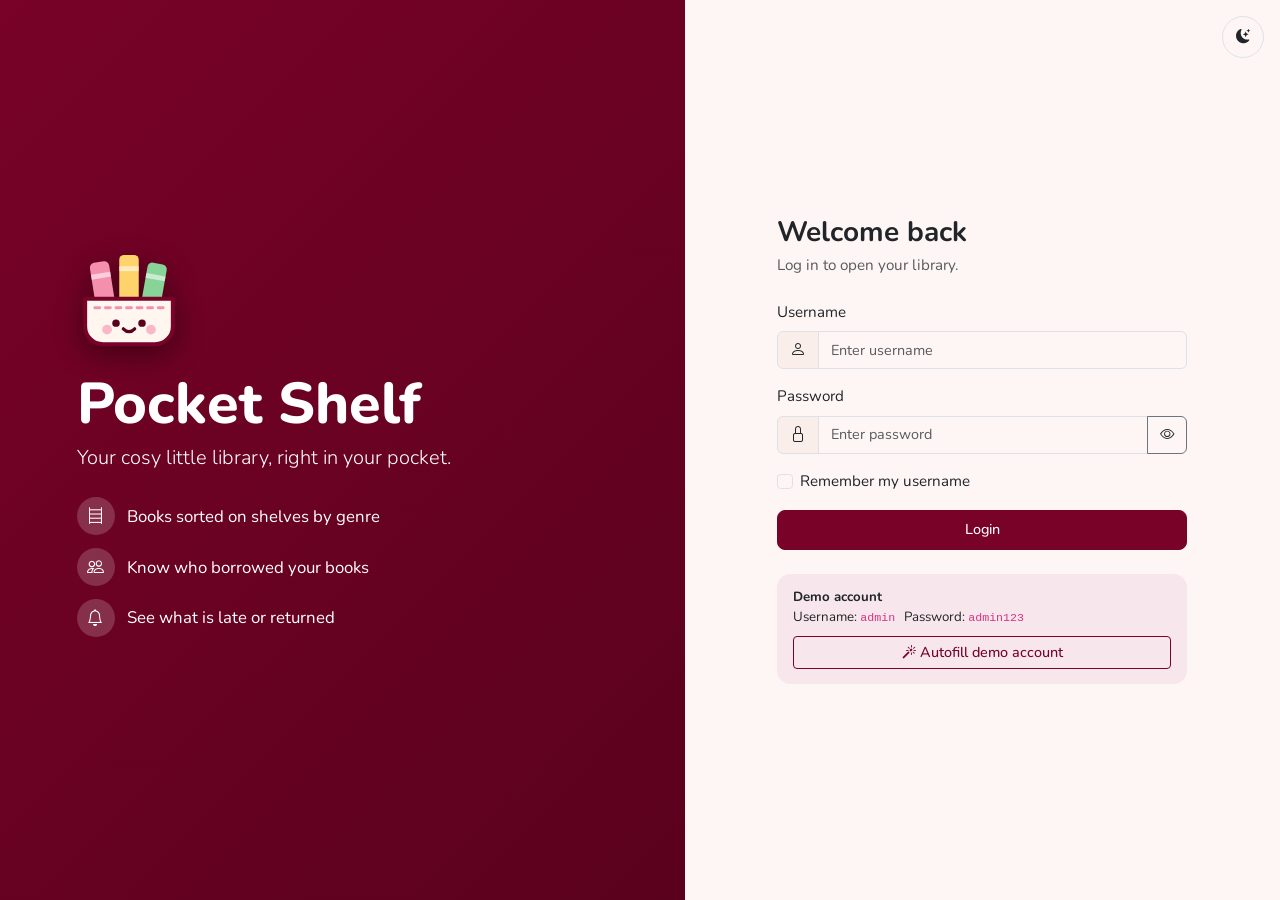
<file: index.html>
<!DOCTYPE html>
<html lang="en" data-bs-theme="light">
<head>
<meta charset="UTF-8"><meta name="viewport" content="width=device-width, initial-scale=1">
<meta name="description" content="Pocket Shelf - your cosy personal library manager - Login">
<title>Login | Pocket Shelf</title>
<link rel="icon" href="images/logo.svg" type="image/svg+xml">
<link href="https://cdn.jsdelivr.net/npm/bootstrap@5.3.3/dist/css/bootstrap.min.css" rel="stylesheet">
<link href="https://cdn.jsdelivr.net/npm/bootstrap-icons@1.11.3/font/bootstrap-icons.min.css" rel="stylesheet">
<link href="https://fonts.googleapis.com/css2?family=Nunito:wght@400;600;700;800&display=swap" rel="stylesheet">
<link href="css/style.css" rel="stylesheet">
<script>document.documentElement.setAttribute('data-bs-theme',localStorage.getItem('lms_theme')||'light')</script>
</head>
<body>
<!-- Dark / light mode switch -->
<button id="tt" class="btn theme-fab" aria-label="Switch dark or light mode"></button>
<div class="login-page">
 <!-- Left: full-height picture panel (desktop) -->
 <section class="login-hero d-none d-lg-flex">
  <img class="login-logo" src="images/logo.svg" alt="Pocket Shelf logo">
  <h1>Pocket Shelf</h1>
  <p class="lead mb-4">Your cosy little library, right in your pocket.</p>
  <ul class="list-unstyled login-points mb-0">
   <li><i class="bi bi-bookshelf"></i>Books sorted on shelves by genre</li>
   <li><i class="bi bi-people"></i>Know who borrowed your books</li>
   <li><i class="bi bi-bell"></i>See what is late or returned</li>
  </ul>
 </section>
 <!-- Right: login form -->
 <section class="login-pane">
  <div class="login-form">
   <img class="d-lg-none mb-2" src="images/logo.svg" alt="Pocket Shelf logo" width="68" height="68">
   <h2 class="h3 fw-bold mb-1">Welcome back</h2>
   <p class="text-body-secondary mb-4">Log in to open your library.</p>
   <div id="err" class="alert alert-danger py-2 d-none" role="alert"><i class="bi bi-exclamation-circle me-1"></i>Wrong username or password. Try the demo account below.</div>
   <form id="f" novalidate>
    <label class="form-label" for="u">Username</label>
    <div class="input-group mb-3"><span class="input-group-text"><i class="bi bi-person"></i></span><input id="u" name="username" class="form-control" placeholder="Enter username" autocomplete="username" required></div>
    <label class="form-label" for="p">Password</label>
    <div class="input-group mb-3"><span class="input-group-text"><i class="bi bi-lock"></i></span><input id="p" name="password" type="password" class="form-control" placeholder="Enter password" autocomplete="current-password" required><button type="button" id="eye" class="btn btn-outline-secondary" aria-label="Show or hide password"><i class="bi bi-eye"></i></button></div>
    <div class="form-check mb-3"><input class="form-check-input" type="checkbox" id="rem"><label class="form-check-label" for="rem">Remember my username</label></div>
    <button class="btn btn-primary w-100 btn-lg" type="submit">Login</button>
   </form>
   <div class="demo-box mt-4">
    <div class="small mb-2"><strong>Demo account</strong><br>Username: <code>admin</code> &nbsp; Password: <code>admin123</code></div>
    <button type="button" id="fill" class="btn btn-sm btn-outline-primary w-100"><i class="bi bi-magic me-1"></i>Autofill demo account</button>
   </div>
  </div>
 </section>
</div>
<script>
const $=id=>document.getElementById(id),root=document.documentElement,tt=$('tt'),u=$('u'),p=$('p');
// Theme switch (same setting is used inside the app)
function setTheme(t){root.setAttribute('data-bs-theme',t);localStorage.setItem('lms_theme',t);tt.innerHTML=t==='dark'?'<i class="bi bi-sun-fill"></i>':'<i class="bi bi-moon-stars-fill"></i>'}
tt.onclick=()=>setTheme(root.getAttribute('data-bs-theme')==='dark'?'light':'dark');
setTheme(localStorage.getItem('lms_theme')||'light');
// Autofill: remembered username on page load + one-click demo account
const saved=localStorage.getItem('ps_user');
if(saved){u.value=saved;$('rem').checked=true}
$('fill').onclick=()=>{u.value='admin';p.value='admin123';$('err').classList.add('d-none');p.focus()};
// Show / hide password
$('eye').onclick=()=>{const s=p.type==='password';p.type=s?'text':'password';$('eye').innerHTML=`<i class="bi bi-eye${s?'-slash':''}"></i>`};
// Simulated authentication (hardcoded demo credentials, no registration)
$('f').addEventListener('submit',e=>{
 e.preventDefault();
 if(u.value.trim()==='admin'&&p.value==='admin123'){
  $('rem').checked?localStorage.setItem('ps_user',u.value.trim()):localStorage.removeItem('ps_user');
  sessionStorage.setItem('lms_user','Admin Librarian');location.href='app.html'}
 else{$('err').classList.remove('d-none');p.value='';p.focus()}
});
</script>
</body>
</html>
</file>
<file: css/style.css>
/* ===== Pocket Shelf theme - base colour #780228 + pastel accents ===== */
:root{--brand:#780228;--brand-dark:#5a011e;--brand-soft:#f7e6eb;--sb-w:250px;
--bs-primary:#780228;--bs-primary-rgb:120,2,40;--bs-link-color:#780228;--bs-link-hover-color:#5a011e;
--bs-body-font-family:'Nunito',system-ui,-apple-system,'Segoe UI',sans-serif;--bs-body-font-size:.95rem}
[data-bs-theme=dark]{--bs-link-color:#e58aa6;--bs-link-hover-color:#f0b0c3;--brand-soft:#3a0a17}
body{font-variant-numeric:tabular-nums}
/* ---- Buttons & forms: one size everywhere ---- */
.btn{font-size:.9rem;font-weight:500}
.btn-sm{--bs-btn-padding-y:.3rem;--bs-btn-padding-x:.7rem;--bs-btn-font-size:.85rem}
.btn-primary{--bs-btn-bg:#780228;--bs-btn-border-color:#780228;--bs-btn-hover-bg:#5a011e;--bs-btn-hover-border-color:#5a011e;--bs-btn-active-bg:#5a011e;--bs-btn-active-border-color:#5a011e;--bs-btn-focus-shadow-rgb:120,2,40}
.btn-outline-primary{--bs-btn-color:var(--bs-link-color);--bs-btn-border-color:var(--bs-link-color);--bs-btn-hover-bg:#780228;--bs-btn-hover-border-color:#780228;--bs-btn-hover-color:#fff;--bs-btn-active-bg:#5a011e;--bs-btn-active-border-color:#5a011e}
.form-control,.form-select{font-size:.9rem}
.form-select-sm{font-size:.85rem}
.form-control:focus,.form-select:focus{border-color:var(--brand);box-shadow:0 0 0 .2rem rgba(120,2,40,.2)}
.actions{display:flex;gap:.4rem;flex-wrap:nowrap}
/* ---- Navbar ---- */
.app-nav{background:var(--brand);position:sticky;top:0;z-index:1030;height:56px}
.app-nav .navbar-brand,.app-nav .btn,.app-nav span{color:#fff}
.app-nav .btn:hover{background:rgba(255,255,255,.15)}
/* ---- Sidebar (fixed on desktop, slide-out on mobile) ---- */
.sidebar{width:var(--sb-w);background:var(--bs-tertiary-bg)}
@media(min-width:992px){.sidebar{position:fixed;top:56px;bottom:0;left:0;border-right:1px solid var(--bs-border-color);overflow-y:auto}main{margin-left:var(--sb-w)}}
.sidebar .nav-link{color:var(--bs-body-color);border-radius:.5rem;padding:.65rem .9rem;margin-bottom:.25rem;display:flex;gap:.7rem;align-items:center;font-weight:500}
.sidebar .nav-link:hover{background:var(--brand-soft)}
.sidebar .nav-link.active{background:var(--brand);color:#fff}
/* ---- Cards: same padding, radius, titles and heights ---- */
.card{border-radius:.75rem;border:1px solid var(--bs-border-color)}
.card.linkable{transition:transform .15s,border-color .15s}
.card.linkable:hover{border-color:var(--brand);transform:translateY(-2px)}
.stat-icon{width:46px;height:46px;border-radius:.65rem;background:var(--brand-soft);color:var(--bs-link-color);display:grid;place-items:center;font-size:1.4rem}
.page-title{font-size:1.5rem;font-weight:700;margin:0}
.section-title{font-size:1rem;font-weight:600;margin:0 0 .15rem}
.hint{font-size:.82rem;color:var(--bs-secondary-color);margin-bottom:.75rem}
.chart-box,.list-box{height:280px}
.chart-box{position:relative}
.list-box{overflow:auto}
.shelf-card{border-left:4px solid var(--brand)}
.step .btn{width:100%}
.step-no{width:30px;height:30px;border-radius:50%;background:var(--brand);color:#fff;display:inline-grid;place-items:center;font-weight:700;font-size:.9rem;margin-right:.5rem}
/* ---- Tables ---- */
.table{font-size:.9rem}
.table>:not(caption)>*>*{padding:.75rem .9rem;vertical-align:middle}
.table thead th{background:var(--brand);color:#fff;font-weight:600;white-space:nowrap}
.badge{font-size:.78rem;font-weight:600;padding:.4em .7em}

.theme-fab{position:fixed;top:1rem;right:1rem;z-index:10;width:42px;height:42px;display:grid;place-items:center;background:var(--bs-body-bg);color:var(--bs-body-color);border:1px solid var(--bs-border-color);border-radius:50%}

/* ---- Hover: charts pop up when the mouse is on them ---- */
.chart-card{transition:transform .2s ease,box-shadow .2s ease,border-color .2s}
.chart-card:hover{transform:scale(1.03);box-shadow:0 1rem 2rem rgba(0,0,0,.25);border-color:var(--brand);position:relative;z-index:5}
/* ---- Click-to-sort table headers ---- */
th[data-sort]{cursor:pointer;user-select:none}
th[data-sort]:hover{background:var(--brand-dark)}
th.sorted-asc::after{content:' \25B2';font-size:.7em}
th.sorted-desc::after{content:' \25BC';font-size:.7em}

/* ---- Simpler tables: reading select, tabs, menu ---- */
.reading-select{min-width:125px}
.nav-pills{--bs-nav-pills-link-active-bg:#780228;--bs-nav-pills-link-active-color:#fff}
.dropdown-menu{font-size:.9rem}

/* ---- Status guide, scrollable tabs, header buttons ---- */
.guide{display:grid;grid-template-columns:auto 1fr;gap:.5rem .75rem;align-items:center}
.guide .badge{min-width:84px;text-align:center}
.tabs-scroll{flex-wrap:nowrap;overflow-x:auto;scrollbar-width:thin;padding-bottom:.25rem}
.tabs-scroll .nav-link{white-space:nowrap}
.btn-outline-secondary{--bs-btn-color:var(--bs-body-color)}
/* ---- Phone (under 576px): buttons share the width, table rows become cards ---- */
@media(max-width:575.98px){
 .head-actions{width:100%}.head-actions .btn{flex:1}
 .table-responsive{overflow:visible}
 .table thead{display:none}
 .table,.table tbody,.table tr,.table td{display:block;width:100%}
 .table tbody tr{padding:.75rem .9rem;border-bottom:1px solid var(--bs-border-color)}
 .table tbody tr:last-child{border-bottom:0}
 .table>:not(caption)>*>*{padding:.3rem 0;border:0}
 .table td{white-space:normal}
 .reading-select{max-width:180px}
}

/* ===== Pocket Shelf: softer, friendlier look ===== */
[data-bs-theme=light]{--bs-body-bg:#fdf6f4;--bs-tertiary-bg:#faeeea}
[data-bs-theme=light] .card{--bs-card-bg:#fff}
h1,h2,h3,.page-title,.section-title{font-weight:800}
.card{border-radius:1rem;box-shadow:0 2px 8px rgba(120,2,40,.06)}
.form-check-input:checked{background-color:var(--brand);border-color:var(--brand)}
.brand{display:flex;align-items:center;gap:.5rem;font-weight:800;font-size:1.25rem;letter-spacing:.2px}
/* pastel status badges: same colours as the charts */
.badge.text-bg-warning{background:#FFE29A!important;color:#5c4400!important}
.badge.text-bg-danger{background:#FFC2C2!important;color:#8a1c1c!important}
.badge.text-bg-success{background:#C4EDD0!important;color:#1d6b3a!important}
.badge.text-bg-info{background:#CDE6FB!important;color:#1b5a8a!important}
.badge.text-bg-secondary{background:#E3DDF3!important;color:#4a3a73!important}
.genre-badge{color:#3b2a1f;font-weight:700}
/* ---- Login: full screen on desktop ---- */
.login-page{margin-left:0!important;width:100%;min-height:100vh;display:grid;grid-template-columns:1.15fr 1fr}
.login-hero{flex-direction:column;justify-content:center;color:#fff;padding:clamp(2rem,6vw,5.5rem);background:linear-gradient(135deg,var(--brand),var(--brand-dark))}
[data-bs-theme=dark] .login-hero{background:linear-gradient(rgba(70,0,25,.5),rgba(0,0,0,.45)),url(../images/autumn-library.jpg) center/cover}
[data-bs-theme=dark] .login-pane{background:linear-gradient(rgba(0,0,0,.55),rgba(0,0,0,.7)),url(../images/dark-library.jpg) center/cover}
.login-hero h1{font-size:clamp(2.4rem,4.5vw,3.6rem);font-weight:800;margin-bottom:.25rem}
.login-logo{width:104px;height:104px;margin-bottom:1rem;filter:drop-shadow(0 8px 14px rgba(0,0,0,.4))}
.login-points li{display:flex;align-items:center;gap:.75rem;margin-bottom:.8rem;font-size:1.05rem}
.login-points i{display:grid;place-items:center;width:38px;height:38px;border-radius:50%;background:rgba(255,255,255,.18)}
.login-pane{display:flex;align-items:center;justify-content:center;padding:2rem;background:var(--bs-body-bg)}
.login-form{width:100%;max-width:410px}
.demo-box{background:var(--brand-soft);border-radius:.85rem;padding:.9rem 1rem}
@media(max-width:991.98px){.login-page{grid-template-columns:1fr}}
/* ---- Picture banners at the top of every page ---- */
.banner{display:flex;flex-wrap:wrap;justify-content:space-between;align-items:center;gap:.75rem;padding:1.4rem 1.6rem;border-radius:1rem;color:#fff;background:linear-gradient(90deg,rgba(90,1,30,.92),rgba(90,1,30,.45)),var(--bn,url(../images/dark-library.jpg)) center 40%/cover}
.banner .page-title{color:#fff}
.banner p{color:rgba(255,255,255,.88)}
.banner .btn-outline-secondary{--bs-btn-color:#fff;--bs-btn-border-color:rgba(255,255,255,.7);--bs-btn-hover-bg:rgba(255,255,255,.2);--bs-btn-hover-border-color:#fff;--bs-btn-hover-color:#fff}
.banner .btn-primary{--bs-btn-bg:#fff;--bs-btn-color:#780228;--bs-btn-border-color:#fff;--bs-btn-hover-bg:#FFE1EA;--bs-btn-hover-color:#5a011e;--bs-btn-hover-border-color:#FFE1EA}
.banner.hero{min-height:210px;padding:2rem;background:linear-gradient(90deg,rgba(90,1,30,.9),rgba(90,1,30,.25)),url(../images/autumn-library.jpg) center 30%/cover}
.banner.hero .page-title{font-size:2rem}
.hero-logo{width:64px;height:64px;margin-bottom:.4rem;filter:drop-shadow(0 4px 8px rgba(0,0,0,.35))}
.list-box.tall{height:360px}
/* ---- Shelves page ---- */
.spines{display:flex;align-items:flex-end;gap:6px;overflow-x:auto;padding:.25rem .25rem 0;min-height:176px}
.spine{flex:0 0 auto;width:40px;height:var(--h);padding:.55rem 0;display:flex;align-items:center;justify-content:center;border-radius:7px 7px 2px 2px;border:1px solid rgba(0,0,0,.1);text-decoration:none;color:#3b2a1f;background:linear-gradient(90deg,color-mix(in srgb,var(--c) 80%,#fff),var(--c) 45%,color-mix(in srgb,var(--c) 85%,#000));transition:transform .15s}
.spine span{writing-mode:vertical-rl;transform:rotate(180deg);font-size:.78rem;font-weight:700;max-height:100%;overflow:hidden;text-overflow:ellipsis;white-space:nowrap}
.spine:hover{transform:translateY(-8px);color:#3b2a1f}
.spine.out{background:transparent;border:2px dashed var(--c);color:var(--bs-secondary-color)}
.plank{height:13px;margin:0 -1rem -1rem;border-radius:0 0 .9rem .9rem;background:linear-gradient(#c8955f,#9b6a3c)}
.spine-key{display:inline-block;width:12px;height:18px;border-radius:3px;background:#B79CED;vertical-align:middle;margin-right:.35rem}
.spine-key.ghost{background:transparent;border:2px dashed #B79CED}
@media(prefers-reduced-motion:reduce){*{transition:none!important}}
</file>
